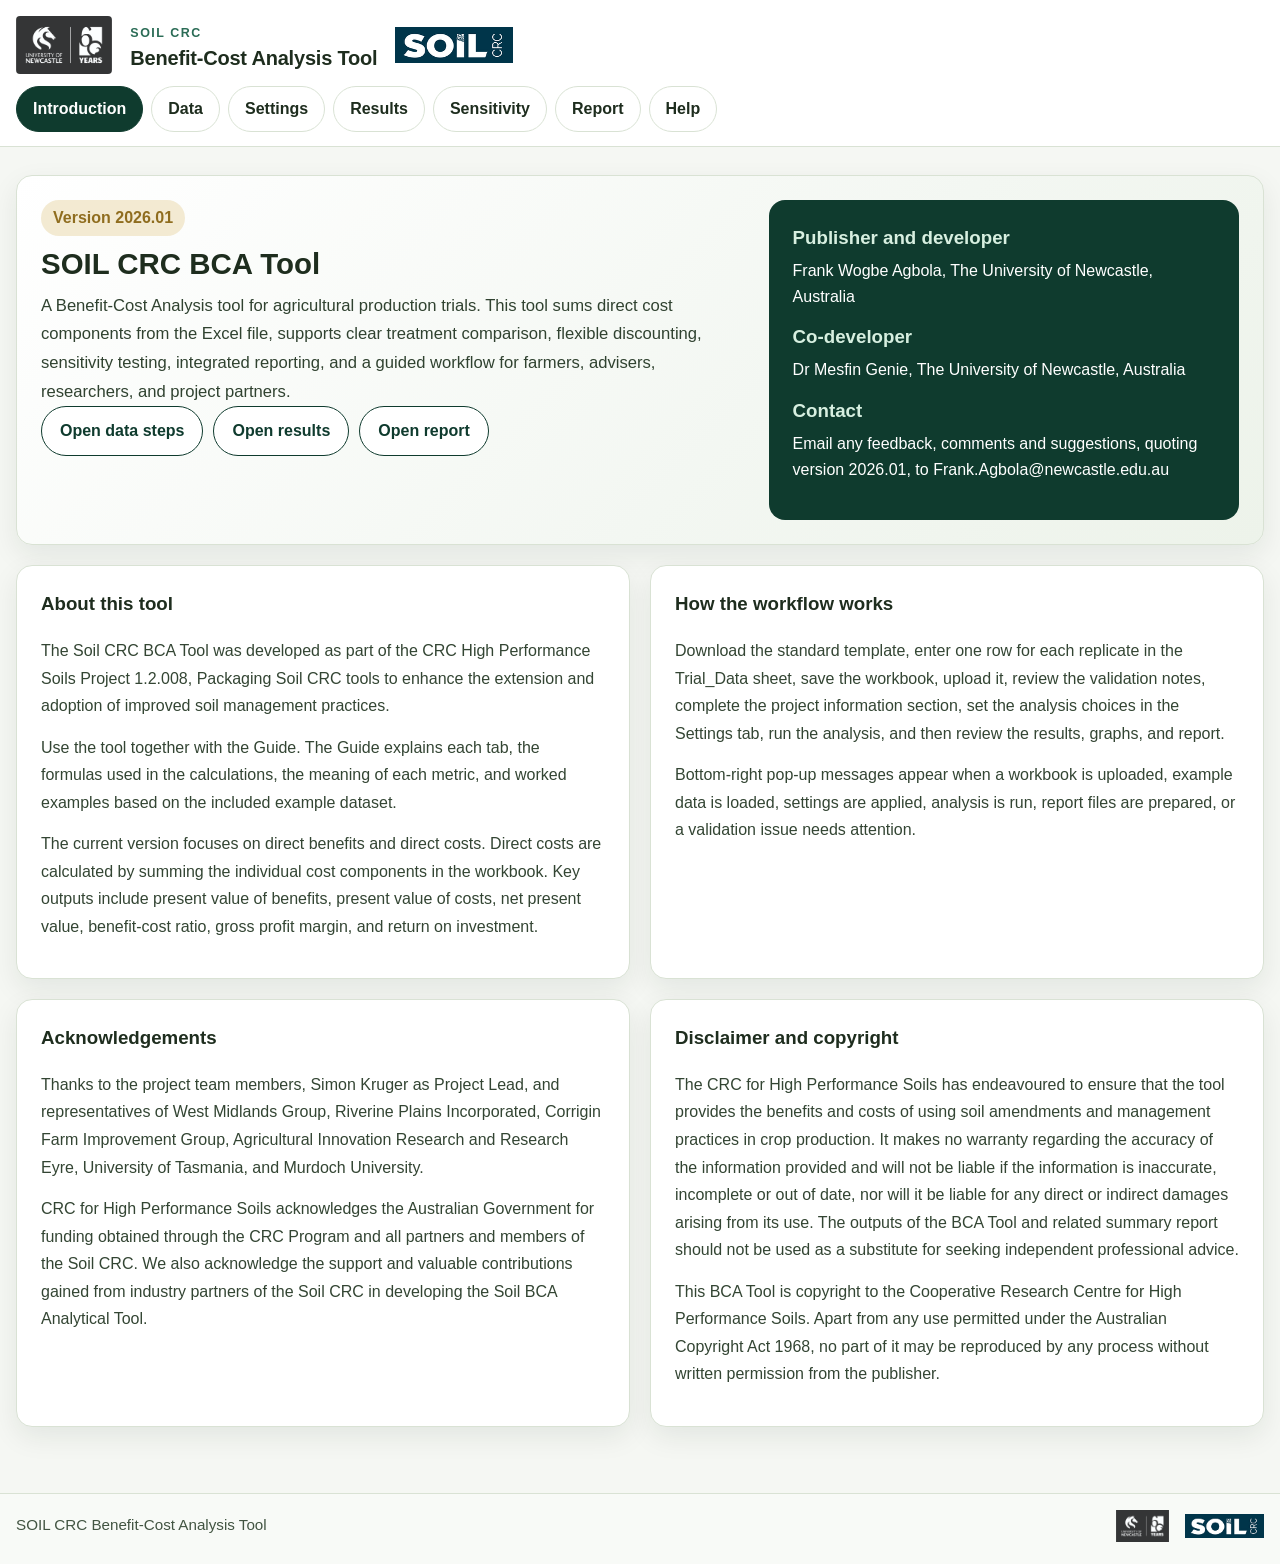
<file: index.html>
<!doctype html>
<html lang="en">
<head>
  <meta charset="utf-8" />
  <meta name="viewport" content="width=device-width, initial-scale=1" />
  <title>SOIL CRC Benefit-Cost Analysis Tool</title>
  <link rel="stylesheet" href="styles.css" />
</head>
<body>
  <div class="toast-stack" id="toastStack" aria-live="polite" aria-atomic="true"></div>

  <header class="site-header">
    <div class="container header-shell">
      <div class="brand-wrap">
        <img src="logo_university_newcastle.jpg" alt="University of Newcastle logo" class="brand-logo brand-logo-uon">
        <div class="brand-copy">
          <div class="eyebrow">SOIL CRC</div>
          <h1>Benefit-Cost Analysis Tool</h1>
        </div>
        <img src="logo_soil_crc.png" alt="SOIL CRC logo" class="brand-logo brand-logo-soil">
      </div>
    </div>
    <nav class="container tabs" aria-label="Primary tabs">
      <button class="tab active" data-tab="intro">Introduction</button>
      <button class="tab" data-tab="data">Data</button>
      <button class="tab" data-tab="settings">Settings</button>
      <button class="tab" data-tab="results">Results</button>
      <button class="tab" data-tab="sensitivity">Sensitivity</button>
      <button class="tab" data-tab="report">Report</button>
      <button class="tab" data-tab="help">Help</button>
    </nav>
  </header>

  <main class="container main-area">
    <section id="tab-intro" class="panel active">
      <div class="hero card intro-hero">
        <div class="hero-left">
          <div class="hero-badge">Version 2026.01</div>
          <h2>SOIL CRC BCA Tool</h2>
          <p class="lead">A Benefit-Cost Analysis tool for agricultural production trials. This tool sums direct cost components from the Excel file, supports clear treatment comparison, flexible discounting, sensitivity testing, integrated reporting, and a guided workflow for farmers, advisers, researchers, and project partners.</p>
          <div class="hero-actions">
            <button class="btn btn-ghost jump" data-target="data" type="button">Open data steps</button>
            <button class="btn btn-ghost jump" data-target="results" type="button">Open results</button>
            <button class="btn btn-ghost jump" data-target="report" type="button">Open report</button>
          </div>
        </div>
        <div class="hero-right">
          <div class="cover-panel">
            <h3>Publisher and developer</h3>
            <p>Frank Wogbe Agbola, The University of Newcastle, Australia</p>
            <h3>Co-developer</h3>
            <p>Dr Mesfin Genie, The University of Newcastle, Australia</p>
            <h3>Contact</h3>
            <p>Email any feedback, comments and suggestions, quoting version 2026.01, to Frank.Agbola@newcastle.edu.au</p>
          </div>
        </div>
      </div>

      <div class="grid two">
        <article class="card prose">
          <h3>About this tool</h3>
          <p>The Soil CRC BCA Tool was developed as part of the CRC High Performance Soils Project 1.2.008, Packaging Soil CRC tools to enhance the extension and adoption of improved soil management practices.</p>
          <p>Use the tool together with the Guide. The Guide explains each tab, the formulas used in the calculations, the meaning of each metric, and worked examples based on the included example dataset.</p>
          <p>The current version focuses on direct benefits and direct costs. Direct costs are calculated by summing the individual cost components in the workbook. Key outputs include present value of benefits, present value of costs, net present value, benefit-cost ratio, gross profit margin, and return on investment.</p>
        </article>
        <article class="card prose">
          <h3>How the workflow works</h3>
          <p>Download the standard template, enter one row for each replicate in the Trial_Data sheet, save the workbook, upload it, review the validation notes, complete the project information section, set the analysis choices in the Settings tab, run the analysis, and then review the results, graphs, and report.</p>
          <p>Bottom-right pop-up messages appear when a workbook is uploaded, example data is loaded, settings are applied, analysis is run, report files are prepared, or a validation issue needs attention.</p>
        </article>
      </div>

      <div class="grid two">
        <article class="card prose">
          <h3>Acknowledgements</h3>
          <p>Thanks to the project team members, Simon Kruger as Project Lead, and representatives of West Midlands Group, Riverine Plains Incorporated, Corrigin Farm Improvement Group, Agricultural Innovation Research and Research Eyre, University of Tasmania, and Murdoch University.</p>
          <p>CRC for High Performance Soils acknowledges the Australian Government for funding obtained through the CRC Program and all partners and members of the Soil CRC. We also acknowledge the support and valuable contributions gained from industry partners of the Soil CRC in developing the Soil BCA Analytical Tool.</p>
        </article>
        <article class="card prose">
          <h3>Disclaimer and copyright</h3>
          <p>The CRC for High Performance Soils has endeavoured to ensure that the tool provides the benefits and costs of using soil amendments and management practices in crop production. It makes no warranty regarding the accuracy of the information provided and will not be liable if the information is inaccurate, incomplete or out of date, nor will it be liable for any direct or indirect damages arising from its use. The outputs of the BCA Tool and related summary report should not be used as a substitute for seeking independent professional advice.</p>
          <p>This BCA Tool is copyright to the Cooperative Research Centre for High Performance Soils. Apart from any use permitted under the Australian Copyright Act 1968, no part of it may be reproduced by any process without written permission from the publisher.</p>
        </article>
      </div>
    </section>

    <section id="tab-data" class="panel">
      <div class="card">
        <div class="section-head">
          <div>
            <h2>Data upload and project information</h2>
            <p class="subtle">Complete these steps in sequence. The same project information is used at the beginning of the report.</p>
          </div>
          <div class="section-actions">
            <a class="btn btn-ghost" href="soil_crc_bca_template.xlsx" download id="downloadTemplateBtn" title="Download the standard Excel template">Download template</a>
            <button class="btn" id="openUploadBtn" type="button" title="Upload a completed Excel workbook">Upload workbook</button>
            <button class="btn btn-ghost" id="loadExampleBtn" type="button" title="Load the included sample workbook and pre-fill the tool">Load sample data</button>
            <input id="fileInput" type="file" accept=".xlsx" hidden />
          </div>
        </div>

        <div class="grid four step-grid">
          <div class="step card soft"><span class="step-no">1</span><h3>Download the template</h3><p>Use the official Excel file supplied with this tool. It contains the Trial_Data sheet and a data dictionary sheet to help with data entry.</p></div>
          <div class="step card soft"><span class="step-no">2</span><h3>Fill one row per replicate</h3><p>Each replicate should have its own row. Keep amendment names and treatment IDs consistent across replicates. The control is identified from the control treatment row in the workbook.</p></div>
          <div class="step card soft"><span class="step-no">3</span><h3>Save and upload</h3><p>Save the completed file before uploading it back into the tool. This helps avoid incomplete workbook errors.</p></div>
          <div class="step card soft"><span class="step-no">4</span><h3>Complete project details</h3><p>Enter the project details below so they can appear in the report and in the Word or PDF-ready export.</p></div>
        </div>

        <div class="upload-box">
          <button class="upload-tile" id="uploadTile" type="button" title="Click to upload your completed Excel workbook">
            <strong>Upload completed workbook</strong>
            <span>Click to choose the Excel workbook you have completed.</span>
          </button>
          <div id="uploadStatus" class="status neutral">No workbook uploaded yet.</div>
        </div>
      </div>

      <div class="grid two">
        <article class="card">
          <h3>Workbook summary</h3>
          <div class="metrics-grid mini">
            <div class="metric"><span>Workbook</span><strong id="workbookName">-</strong></div>
            <div class="metric"><span>Sheet used</span><strong id="sheetName">-</strong></div>
            <div class="metric"><span>Rows</span><strong id="rowsCount">-</strong></div>
            <div class="metric"><span>Treatments</span><strong id="treatmentsCount">-</strong></div>
            <div class="metric"><span>Control rows</span><strong id="controlsCount">-</strong></div>
            <div class="metric"><span>Rows with yield</span><strong id="yieldCount">-</strong></div>
          </div>
          <div id="validationBox" class="message info">Upload a workbook to see validation messages.</div>
        </article>
        <article class="card prose">
          <h3>What the tool checks</h3>
          <p><span class="tip" data-tip="The worksheet should follow the standard Trial_Data layout.">Template structure</span> The workbook should contain the standard Trial_Data layout.</p>
          <p><span class="tip" data-tip="Treatment names should be consistent across replicate rows for the same treatment.">Treatment consistency</span> Treatment names, IDs, and control flags should be clearly and consistently populated.</p>
          <p><span class="tip" data-tip="The tool uses the main direct cost components reported in the workbook, such as seed, total labour, total machinery, fertiliser, pesticides, fuel, marketing, repairs and maintenance, support services, electricity, water, insurance services, overheads, interest paid on loans, structure maintenance, and other costs.">Costs and yield</span> Yield and direct cost values should be provided as numeric entries where applicable and on a hectare basis.</p>
          <p><span class="tip" data-tip="A control is needed so the tool can compare treatments against a reference practice.">Control rows</span> At least one control row must be included for the control treatment.</p>
        </article>
      </div>

      <div class="card">
        <div class="section-head">
          <div>
            <h3>Project details for the report</h3>
            <p class="subtle">These fields are shown at the beginning of the report and help tailor the narrative to the project.</p>
          </div>
        </div>
        <div class="form-grid wide-grid">
          <label><span>Name of project</span><input id="projectName" type="text" placeholder="Enter the project name" /></label>
          <label><span>Name of collaborators</span><input id="collaborators" type="text" placeholder="Enter the collaborators or project team" /></label>
          <label><span>Funding agency</span><input id="fundingAgency" type="text" placeholder="Enter the funding agency" /></label>
          <label class="full"><span>Project summary (up to 100 words)</span><textarea id="projectSummary" rows="4" maxlength="800" placeholder="Summarise the project purpose, trial focus, and intended use of the results."></textarea></label>
          <label class="full"><span>Brief description of methodology of project (site description, duration of project or field trial, agronomic and management practices, up to 200 words)</span><textarea id="projectMethodology" rows="6" maxlength="1600" placeholder="Describe the trial site, duration, treatments, agronomic management, and other practical details that should appear in the report."></textarea></label>
        </div>
      </div>

      <div class="card">
        <div class="section-head">
          <div>
            <h3>Data preview</h3>
            <p class="subtle">The first cleaned rows from the uploaded workbook are shown below.</p>
          </div>
          <div class="section-actions">
            <button class="btn btn-ghost" id="downloadCsvBtn" type="button" disabled title="Download the cleaned data used by the tool as a CSV file">Download cleaned CSV</button>
          </div>
        </div>
        <div class="table-wrap"><table id="previewTable"><thead></thead><tbody></tbody></table></div>
      </div>
    </section>

    <section id="tab-settings" class="panel">
      <div class="grid two">
        <div class="card">
          <h2>Settings</h2>
          <div class="form-grid">
            <label><span>Grain price ($ per tonne)</span><input id="grainPrice" type="number" value="500" step="0.01" /></label>
            <label><span>Analysis period (years)</span><input id="analysisYears" type="number" value="10" min="1" step="1" /></label>
            <label><span>Discounting mode</span><select id="discountMode"><option value="constant">Constant rate</option><option value="increasing">Increasing rate</option><option value="declining">Declining rate</option></select></label>
            <label><span>Initial annual discount rate (%)</span><input id="discountInitial" type="number" value="5" step="0.1" /></label>
            <label><span>Later annual discount rate (%)</span><input id="discountLater" type="number" value="3" step="0.1" /></label>
            <label><span>Switch year</span><input id="discountSwitchYear" type="number" value="5" min="1" step="1" /></label>
          </div>
          <div class="settings-actions">
            <button class="btn" id="applySettingsBtn" type="button" title="Apply the current analysis settings and update the tool">Apply settings</button>
          </div>
          <div id="settingsStatus" class="message info" aria-live="polite">Current settings are shown above. Click Apply settings to confirm and refresh the analysis.</div>
        </div>
        <div class="card prose">
          <h3>How discounting is applied</h3>
          <p><span class="tip" data-tip="A constant rate uses the same annual discount rate for every year in the analysis period.">Constant rate</span> The same discount rate is used for every year.</p>
          <p><span class="tip" data-tip="An increasing schedule applies the initial rate up to the switch year and the later rate after that point.">Increasing rate</span> The initial rate applies up to the switch year, after which the later rate comes into effect.</p>
          <p><span class="tip" data-tip="A declining schedule also uses the switch year, but the later rate is lower than the initial rate.">Declining rate</span> The initial rate applies up to the switch year, after which the later rate comes into effect.</p>
          <div class="logic-box" id="discountLabelBox">The active discount schedule will be shown here after analysis is run.</div>
        </div>
      </div>
    </section>

    <section id="tab-results" class="panel">
      <div class="card">
        <div class="section-head">
          <div>
            <h2>Results</h2>
            <p class="subtle">Choose the comparison mode, then run the analysis. The full table below reports all treatment results.</p>
          </div>
          <div class="section-actions">
            <button class="btn" id="runBtn" type="button" title="Calculate rankings, comparisons and headline metrics">Run Benefit-Cost Analysis</button>
            <button class="btn btn-ghost jump" data-target="report" id="reportAllBtn" type="button" title="Open the report tab with all treatment results">Report all treatment results</button>
          </div>
        </div>
        <div class="mode-row">
          <label><input type="radio" name="compareMode" value="control" checked /> Compare selected treatment against control</label>
          <label><input type="radio" name="compareMode" value="side" /> Compare two treatments side by side</label>
        </div>
        <div id="compareControlPanel" class="selector-grid">
          <label><span>Reference control</span><select id="controlSelect"></select></label>
          <label><span>Treatment to compare</span><select id="treatmentSelect"></select></label>
        </div>
        <div id="compareSidePanel" class="selector-grid hidden">
          <label><span>First treatment</span><select id="sideTreatmentA"></select></label>
          <label><span>Second treatment</span><select id="sideTreatmentB"></select></label>
        </div>
        <div id="sameTreatmentWarning" class="message warning hidden">Please choose two different treatments for side by side comparison.</div>
      </div>

      <div class="grid three results-grid">
        <div class="card metric-card"><span>Present value of benefits</span><strong id="pvBenefits">-</strong></div>
        <div class="card metric-card"><span>Present value of costs</span><strong id="pvCosts">-</strong></div>
        <div class="card metric-card"><span>Net present value</span><strong id="npvValue">-</strong></div>
        <div class="card metric-card"><span>Benefit-cost ratio</span><strong id="bcrValue">-</strong></div>
        <div class="card metric-card"><span>Gross profit margin</span><strong id="gpmValue">-</strong></div>
        <div class="card metric-card"><span>Return on investment</span><strong id="roiValue">-</strong></div>
        <div class="card metric-card"><span>Difference versus control</span><strong id="deltaValue">-</strong></div>
      </div>

      <div class="grid two">
        <div class="card"><h3>Headline interpretation</h3><p id="headlineSummary" class="summary-box">Upload data and run the analysis to view the headline interpretation.</p></div>
        <div class="card"><h3>Comparison details</h3><div class="table-wrap compact"><div id="comparisonDetails"></div></div></div>
      </div>

      <div class="card">
        <h3>Treatment ranking</h3>
        <div class="table-wrap compact"><table id="rankingTable"><thead><tr><th>Rank</th><th>Treatment</th><th>Average yield (t/ha)</th><th>Average direct costs ($/ha)</th><th>PV benefits ($/ha)</th><th>PV costs ($/ha)</th><th>NPV ($/ha)</th><th>BCR</th><th>Gross profit margin (%)</th><th>ROI (%)</th><th>Difference versus control ($/ha)</th></tr></thead><tbody></tbody></table></div>
      </div>

      <div class="grid two chart-grid">
        <div class="card"><h3>BCR graph</h3><div id="chartBcr" class="chart-box"></div></div>
        <div class="card"><h3>NPV graph</h3><div id="chartNpv" class="chart-box"></div></div>
        <div class="card"><h3>NPV difference from control</h3><div id="chartDelta" class="chart-box"></div></div>
        <div class="card"><h3>Gross profit margin graph</h3><div id="chartGpm" class="chart-box"></div></div>
        <div class="card"><h3>ROI graph</h3><div id="chartRoi" class="chart-box"></div></div>
      </div>
    </section>

    <section id="tab-sensitivity" class="panel">
      <div class="card">
        <div class="section-head">
          <div>
            <h2>Sensitivity analysis</h2>
            <p class="subtle">Enter alternative values directly to test how the selected treatment responds.</p>
          </div>
          <div class="section-actions"><button class="btn" id="runSensitivityBtn" type="button">Update sensitivity</button></div>
        </div>
        <div class="table-wrap">
          <table class="settings-table">
            <thead><tr><th>Scenario</th><th>Discount rate (%)</th><th>Grain price ($/t)</th><th>Benefits change (%)</th><th>Costs change (%)</th></tr></thead>
            <tbody>
              <tr><td>Scenario 1</td><td><input id="s1Rate" type="number" value="3" step="0.1" /></td><td><input id="s1Price" type="number" value="500" step="0.01" /></td><td><input id="s1Benefit" type="number" value="0" step="0.1" /></td><td><input id="s1Cost" type="number" value="0" step="0.1" /></td></tr>
              <tr><td>Scenario 2</td><td><input id="s2Rate" type="number" value="5" step="0.1" /></td><td><input id="s2Price" type="number" value="550" step="0.01" /></td><td><input id="s2Benefit" type="number" value="10" step="0.1" /></td><td><input id="s2Cost" type="number" value="10" step="0.1" /></td></tr>
              <tr><td>Scenario 3</td><td><input id="s3Rate" type="number" value="7" step="0.1" /></td><td><input id="s3Price" type="number" value="450" step="0.01" /></td><td><input id="s3Benefit" type="number" value="-10" step="0.1" /></td><td><input id="s3Cost" type="number" value="15" step="0.1" /></td></tr>
            </tbody>
          </table>
        </div>
      </div>
      <div class="card">
        <div class="table-wrap compact"><table id="sensitivityTable"><thead><tr><th>Scenario</th><th>Discount rate (%)</th><th>Grain price ($/t)</th><th>Benefits change (%)</th><th>Costs change (%)</th><th>PV benefits ($/ha)</th><th>PV costs ($/ha)</th><th>NPV ($/ha)</th><th>BCR</th><th>Gross profit margin (%)</th></tr></thead><tbody></tbody></table></div>
      </div>
    </section>

    <section id="tab-report" class="panel">
      <div class="grid two">
        <div class="card prose">
          <div class="section-head">
            <div>
              <h2>Report</h2>
              <p class="subtle">Part A reproduces the project information you entered in the Data tab. Part B combines the analysis with a narrative summary.</p>
            </div>
            <div class="section-actions">
              <button class="btn" id="downloadWordBtn" type="button">Download Word report</button>
              <button class="btn btn-ghost" id="openPdfReportBtn" type="button">Open PDF-ready report</button>
            </div>
          </div>
          <h3>Part A: Project summary</h3>
          <div id="reportProjectSummary" class="report-summary-box"></div>
        </div>
        <div class="card prose">
          <h3>Part B: Summary source</h3>
          <div class="form-grid single-grid report-form-grid">
            <label><span>AI access</span>
              <select id="aiAccessSelect">
                <option value="none">I do not have access to ChatGPT or Copilot</option>
                <option value="chatgpt">I have access to ChatGPT</option>
                <option value="copilot">I have access to Copilot</option>
              </select>
            </label>
            <label><span>Include logos at the bottom of the report</span>
              <select id="includeReportLogos">
                <option value="yes">Yes</option>
                <option value="no">No</option>
              </select>
            </label>
          </div>
          <p class="subtle">If you use ChatGPT or Copilot, open the prepared prompt, generate the narrative, then paste it back into the box below. If you do not have access, the tool can generate a local draft summary inside the report.</p>
          <div class="section-actions">
            <button class="btn" id="openChatGPTBtn" type="button">Open in ChatGPT</button>
            <button class="btn btn-ghost" id="openCopilotBtn" type="button">Open in Copilot</button>
            <button class="btn btn-ghost" id="copyPromptBtn" type="button">Copy prompt</button>
            <button class="btn btn-ghost" id="generateLocalSummaryBtn" type="button">Generate local summary</button>
            <button class="btn btn-ghost" id="refreshReportBtn" type="button">Refresh report preview</button>
          </div>
          <label class="full"><span>AI or local summary to include in the report</span><textarea id="reportNarrative" class="prompt-box" rows="14" spellcheck="true" placeholder="Paste the ChatGPT or Copilot summary here, or click Generate local summary."></textarea></label>
          <details>
            <summary>Prepared prompt</summary>
            <textarea id="aiPromptPreview" class="prompt-box prompt-small" spellcheck="false"></textarea>
          </details>
        </div>
      </div>

      <div class="card prose">
        <h3>Report preview</h3>
        <div id="reportPreview" class="report-preview"></div>
      </div>
    </section>

    <section id="tab-help" class="panel">
      <div class="card prose">
        <div class="section-head">
          <div>
            <h2>Help and FAQ</h2>
            <p class="subtle">Practical help for farmers, advisers, and other users.</p>
          </div>
          <div class="section-actions">
            <button class="btn" id="openGuideBtn" type="button" title="Open the full user guide in a new window">Open full guide</button>
          </div>
        </div>
        <details open><summary>Why are my results missing?</summary><p>Results usually remain empty when no workbook has been uploaded, when no control rows are present, or when yield and direct cost values are missing for the selected treatments.</p></details>
        <details><summary>Why is the ranking table empty?</summary><p>The ranking table is filled after you upload a workbook and click Run Benefit-Cost Analysis in the Results tab.</p></details>
        <details><summary>How should I structure the uploaded workbook?</summary><p>Use the standard template from this tool. Enter one row per replicate in the Trial_Data sheet. Keep treatment names consistent and save the file before uploading it back into the tool.</p></details>
        <details><summary>How are direct costs calculated?</summary><p>The tool sums the individual cost components in each replicate row directly from the workbook, including seed, cost of amendment where provided, labour, machinery, fertiliser, pesticides, fuel, marketing, repairs, support services, electricity, water, insurance, overheads, interest paid on loans, structure maintenance, and other direct costs. The reported total farm cost column is shown in the workbook for reference only.</p></details>
        <details><summary>What do the outputs mean?</summary><p>Net present value shows benefits minus costs after discounting. Benefit-cost ratio compares discounted benefits with discounted costs. Gross profit margin shows the share of discounted benefits remaining after discounted costs are deducted. Return on investment shows net gains relative to discounted costs.</p></details>
        <details><summary>How do the two comparison modes differ?</summary><p>The first mode compares a selected treatment against the control. The second mode compares any two treatments side by side. A warning appears if the same treatment is selected twice.</p></details>
      </div>
    </section>
  </main>

  <footer class="site-footer">
    <div class="container footer-row">
      <div>SOIL CRC Benefit-Cost Analysis Tool</div>
      <div class="footer-logos">
        <img src="logo_university_newcastle.jpg" alt="" class="footer-logo footer-logo-uon">
        <img src="logo_soil_crc.png" alt="" class="footer-logo footer-logo-soil">
      </div>
    </div>
  </footer>

  <script src="app.js"></script>
</body>
</html>
</file>
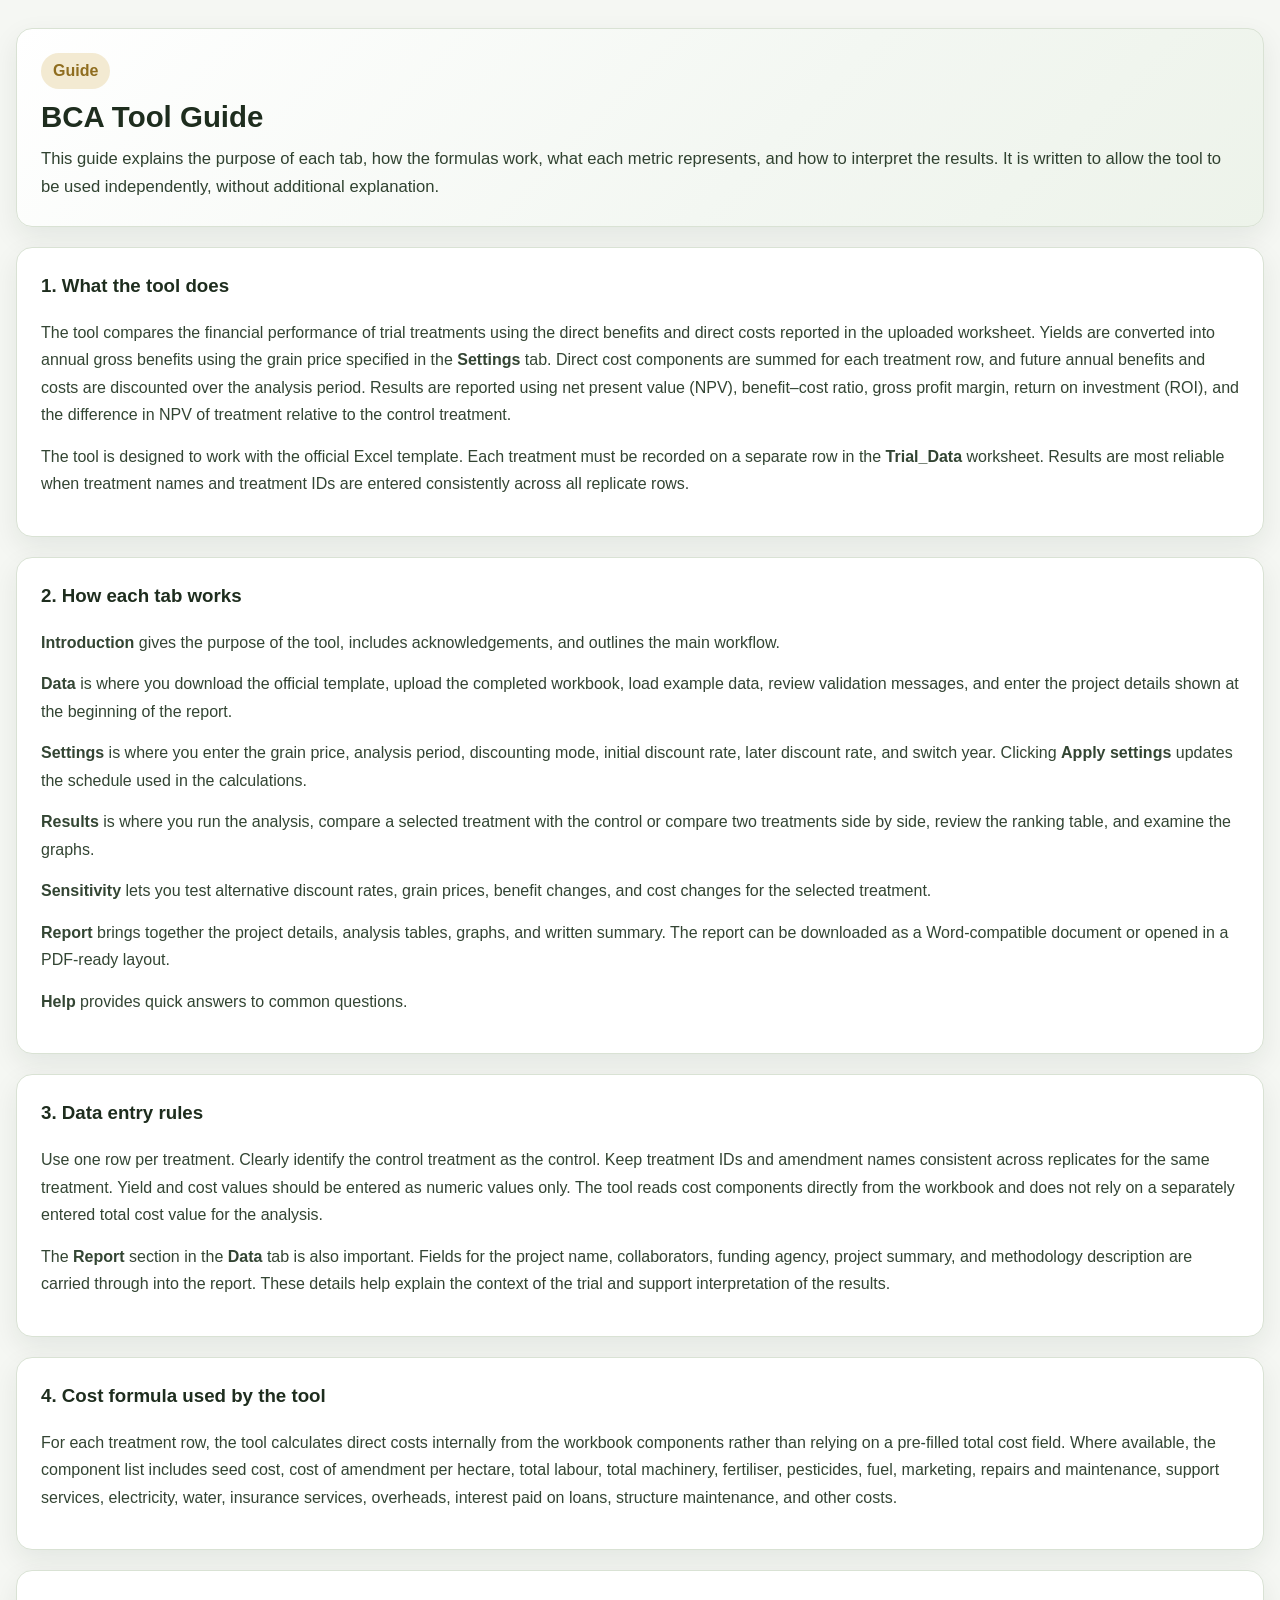
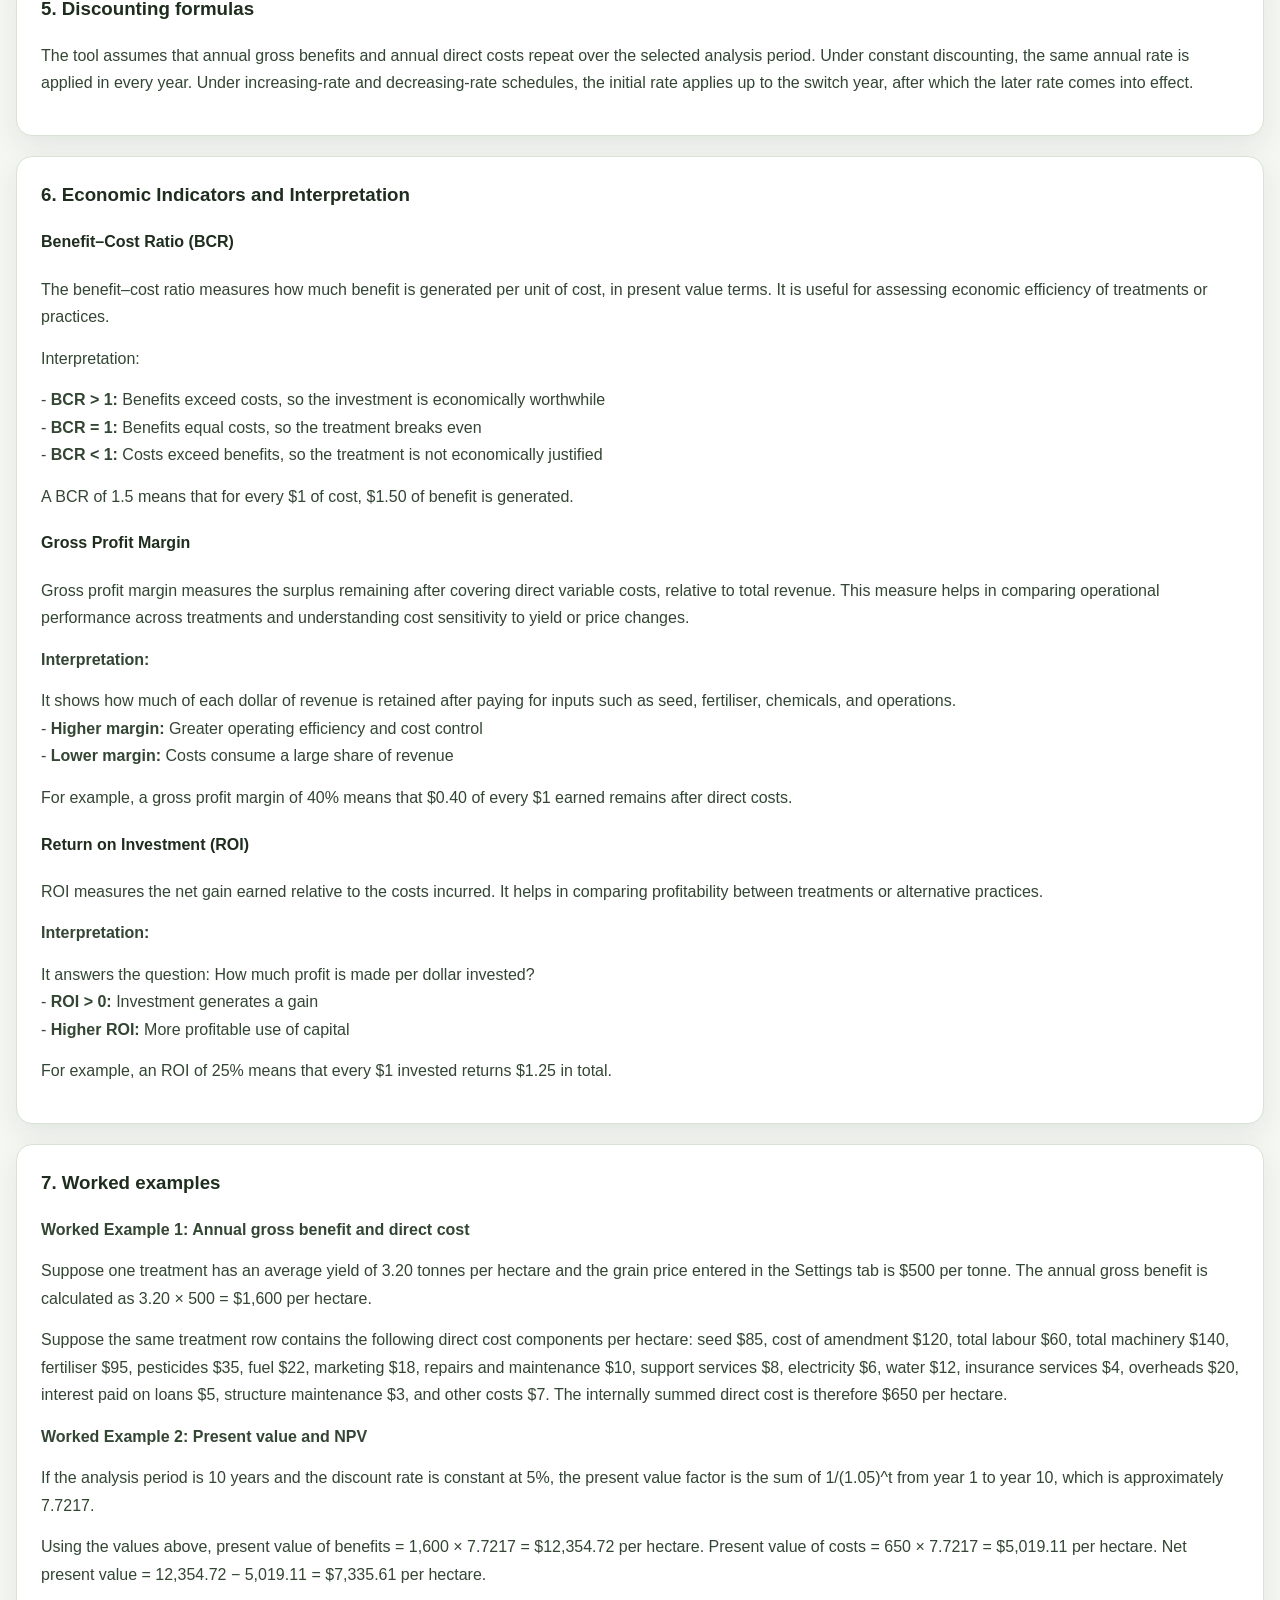
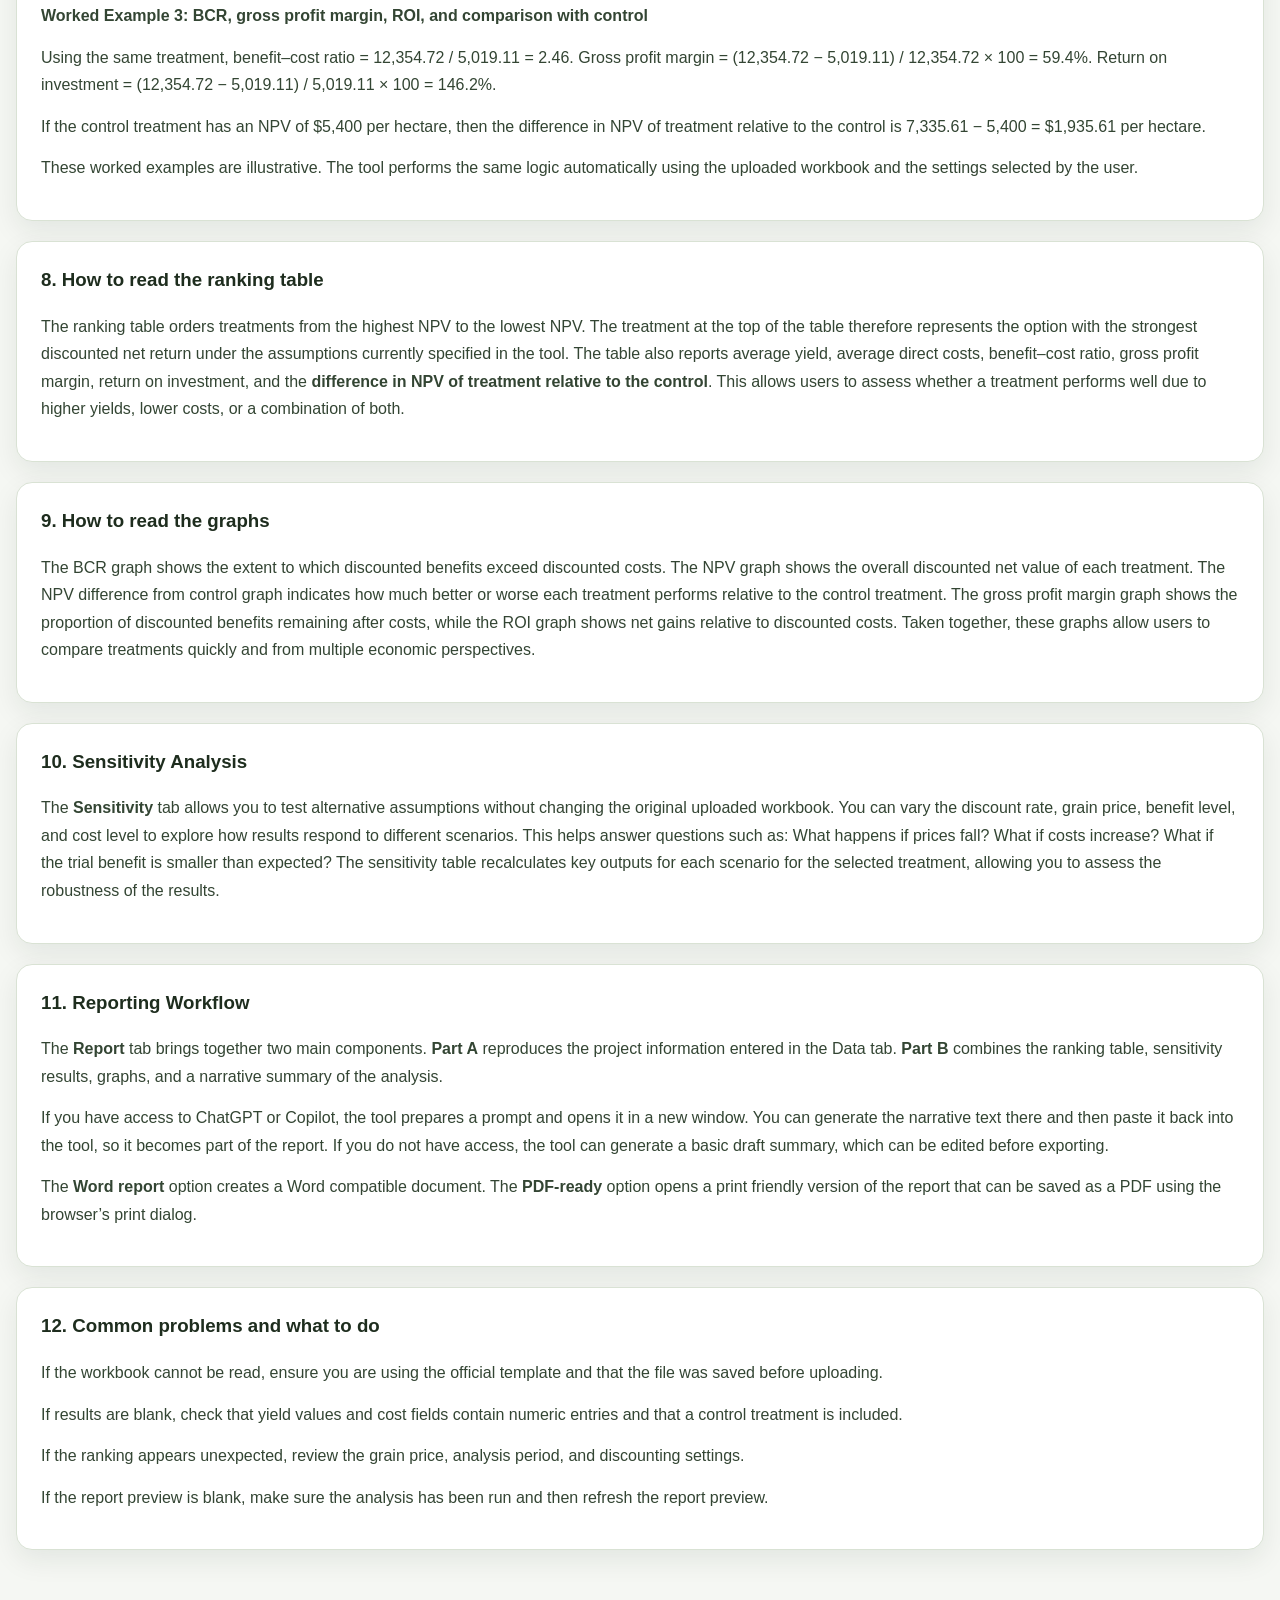
<file: guide.html>
<!doctype html>
<html lang="en">
<head>
  <meta charset="utf-8">
  <meta name="viewport" content="width=device-width, initial-scale=1">
  <title>BCA Tool Guide</title>
  <link rel="stylesheet" href="styles.css">
</head>
<body class="guide-page">
  <main class="container main-area">
    <section class="card hero">
      <div>
        <div class="hero-badge">Guide</div>
        <h2>BCA Tool Guide</h2>
        <p class="lead">This guide explains the purpose of each tab, how the formulas work, what each metric represents, and how to interpret the results. It is written to allow the tool to be used independently, without additional explanation.</p>
      </div>
    </section>

    <section class="card prose">
      <h3>1. What the tool does</h3>
      <p>The tool compares the financial performance of trial treatments using the direct benefits and direct costs reported in the uploaded worksheet. Yields are converted into annual gross benefits using the grain price specified in the <strong>Settings</strong> tab. Direct cost components are summed for each treatment row, and future annual benefits and costs are discounted over the analysis period. Results are reported using net present value (NPV), benefit–cost ratio, gross profit margin, return on investment (ROI), and the difference in NPV of treatment relative to the control treatment.</p>
      <p>The tool is designed to work with the official Excel template. Each treatment must be recorded on a separate row in the <strong>Trial_Data</strong> worksheet. Results are most reliable when treatment names and treatment IDs are entered consistently across all replicate rows.</p>
    </section>

    <section class="card prose">
      <h3>2. How each tab works</h3>
      <p><strong>Introduction</strong> gives the purpose of the tool, includes acknowledgements, and outlines the main workflow.</p>
      <p><strong>Data</strong> is where you download the official template, upload the completed workbook, load example data, review validation messages, and enter the project details shown at the beginning of the report.</p>
      <p><strong>Settings</strong> is where you enter the grain price, analysis period, discounting mode, initial discount rate, later discount rate, and switch year. Clicking <strong>Apply settings</strong> updates the schedule used in the calculations.</p>
      <p><strong>Results</strong> is where you run the analysis, compare a selected treatment with the control or compare two treatments side by side, review the ranking table, and examine the graphs.</p>
      <p><strong>Sensitivity</strong> lets you test alternative discount rates, grain prices, benefit changes, and cost changes for the selected treatment.</p>
      <p><strong>Report</strong> brings together the project details, analysis tables, graphs, and written summary. The report can be downloaded as a Word-compatible document or opened in a PDF-ready layout.</p>
      <p><strong>Help</strong> provides quick answers to common questions.</p>
    </section>

    <section class="card prose">
      <h3>3. Data entry rules</h3>
      <p>Use one row per treatment. Clearly identify the control treatment as the control. Keep treatment IDs and amendment names consistent across replicates for the same treatment. Yield and cost values should be entered as numeric values only. The tool reads cost components directly from the workbook and does not rely on a separately entered total cost value for the analysis.</p>
      <p>The <strong>Report</strong> section in the <strong>Data</strong> tab is also important. Fields for the project name, collaborators, funding agency, project summary, and methodology description are carried through into the report. These details help explain the context of the trial and support interpretation of the results.</p>
    </section>

    <section class="card prose">
      <h3>4. Cost formula used by the tool</h3>
      <p>For each treatment row, the tool calculates direct costs internally from the workbook components rather than relying on a pre-filled total cost field. Where available, the component list includes seed cost, cost of amendment per hectare, total labour, total machinery, fertiliser, pesticides, fuel, marketing, repairs and maintenance, support services, electricity, water, insurance services, overheads, interest paid on loans, structure maintenance, and other costs.</p>
    </section>

    <section class="card prose">
      <h3>5. Discounting formulas</h3>
      <p>The tool assumes that annual gross benefits and annual direct costs repeat over the selected analysis period. Under constant discounting, the same annual rate is applied in every year. Under increasing-rate and decreasing-rate schedules, the initial rate applies up to the switch year, after which the later rate comes into effect.</p>
    </section>

    <section class="card prose">
      <h3>6. Economic Indicators and Interpretation</h3>
      <h4>Benefit–Cost Ratio (BCR)</h4>
      <p>The benefit–cost ratio measures how much benefit is generated per unit of cost, in present value terms. It is useful for assessing economic efficiency of treatments or practices.</p>
      <p>Interpretation:</p>
      <p>- <strong>BCR &gt; 1:</strong> Benefits exceed costs, so the investment is economically worthwhile<br>
      - <strong>BCR = 1:</strong> Benefits equal costs, so the treatment breaks even<br>
      - <strong>BCR &lt; 1:</strong> Costs exceed benefits, so the treatment is not economically justified</p>
      <p>A BCR of 1.5 means that for every $1 of cost, $1.50 of benefit is generated.</p>

      <h4>Gross Profit Margin</h4>
      <p>Gross profit margin measures the surplus remaining after covering direct variable costs, relative to total revenue. This measure helps in comparing operational performance across treatments and understanding cost sensitivity to yield or price changes.</p>
      <p><strong>Interpretation:</strong></p>
      <p>It shows how much of each dollar of revenue is retained after paying for inputs such as seed, fertiliser, chemicals, and operations.<br>
      - <strong>Higher margin:</strong> Greater operating efficiency and cost control<br>
      - <strong>Lower margin:</strong> Costs consume a large share of revenue</p>
      <p>For example, a gross profit margin of 40% means that $0.40 of every $1 earned remains after direct costs.</p>

      <h4>Return on Investment (ROI)</h4>
      <p>ROI measures the net gain earned relative to the costs incurred. It helps in comparing profitability between treatments or alternative practices.</p>
      <p><strong>Interpretation:</strong></p>
      <p>It answers the question: How much profit is made per dollar invested?<br>
      - <strong>ROI &gt; 0:</strong> Investment generates a gain<br>
      - <strong>Higher ROI:</strong> More profitable use of capital</p>
      <p>For example, an ROI of 25% means that every $1 invested returns $1.25 in total.</p>
    </section>

    <section class="card prose">
      <h3>7. Worked examples</h3>
      <p><strong>Worked Example 1: Annual gross benefit and direct cost</strong></p>
      <p>Suppose one treatment has an average yield of 3.20 tonnes per hectare and the grain price entered in the Settings tab is $500 per tonne. The annual gross benefit is calculated as 3.20 × 500 = $1,600 per hectare.</p>
      <p>Suppose the same treatment row contains the following direct cost components per hectare: seed $85, cost of amendment $120, total labour $60, total machinery $140, fertiliser $95, pesticides $35, fuel $22, marketing $18, repairs and maintenance $10, support services $8, electricity $6, water $12, insurance services $4, overheads $20, interest paid on loans $5, structure maintenance $3, and other costs $7. The internally summed direct cost is therefore $650 per hectare.</p>
      <p><strong>Worked Example 2: Present value and NPV</strong></p>
      <p>If the analysis period is 10 years and the discount rate is constant at 5%, the present value factor is the sum of 1/(1.05)^t from year 1 to year 10, which is approximately 7.7217.</p>
      <p>Using the values above, present value of benefits = 1,600 × 7.7217 = $12,354.72 per hectare. Present value of costs = 650 × 7.7217 = $5,019.11 per hectare. Net present value = 12,354.72 − 5,019.11 = $7,335.61 per hectare.</p>
      <p><strong>Worked Example 3: BCR, gross profit margin, ROI, and comparison with control</strong></p>
      <p>Using the same treatment, benefit–cost ratio = 12,354.72 / 5,019.11 = 2.46. Gross profit margin = (12,354.72 − 5,019.11) / 12,354.72 × 100 = 59.4%. Return on investment = (12,354.72 − 5,019.11) / 5,019.11 × 100 = 146.2%.</p>
      <p>If the control treatment has an NPV of $5,400 per hectare, then the difference in NPV of treatment relative to the control is 7,335.61 − 5,400 = $1,935.61 per hectare.</p>
      <p>These worked examples are illustrative. The tool performs the same logic automatically using the uploaded workbook and the settings selected by the user.</p>
    </section>

    <section class="card prose">
      <h3>8. How to read the ranking table</h3>
      <p>The ranking table orders treatments from the highest NPV to the lowest NPV. The treatment at the top of the table therefore represents the option with the strongest discounted net return under the assumptions currently specified in the tool. The table also reports average yield, average direct costs, benefit–cost ratio, gross profit margin, return on investment, and the <strong>difference in NPV of treatment relative to the control</strong>. This allows users to assess whether a treatment performs well due to higher yields, lower costs, or a combination of both.</p>
    </section>

    <section class="card prose">
      <h3>9. How to read the graphs</h3>
      <p>The BCR graph shows the extent to which discounted benefits exceed discounted costs. The NPV graph shows the overall discounted net value of each treatment. The NPV difference from control graph indicates how much better or worse each treatment performs relative to the control treatment. The gross profit margin graph shows the proportion of discounted benefits remaining after costs, while the ROI graph shows net gains relative to discounted costs. Taken together, these graphs allow users to compare treatments quickly and from multiple economic perspectives.</p>
    </section>

    <section class="card prose">
      <h3>10. Sensitivity Analysis</h3>
      <p>The <strong>Sensitivity</strong> tab allows you to test alternative assumptions without changing the original uploaded workbook. You can vary the discount rate, grain price, benefit level, and cost level to explore how results respond to different scenarios. This helps answer questions such as: What happens if prices fall? What if costs increase? What if the trial benefit is smaller than expected? The sensitivity table recalculates key outputs for each scenario for the selected treatment, allowing you to assess the robustness of the results.</p>
    </section>

    <section class="card prose">
      <h3>11. Reporting Workflow</h3>
      <p>The <strong>Report</strong> tab brings together two main components. <strong>Part A</strong> reproduces the project information entered in the Data tab. <strong>Part B</strong> combines the ranking table, sensitivity results, graphs, and a narrative summary of the analysis.</p>
      <p>If you have access to ChatGPT or Copilot, the tool prepares a prompt and opens it in a new window. You can generate the narrative text there and then paste it back into the tool, so it becomes part of the report. If you do not have access, the tool can generate a basic draft summary, which can be edited before exporting.</p>
      <p>The <strong>Word report</strong> option creates a Word compatible document. The <strong>PDF-ready</strong> option opens a print friendly version of the report that can be saved as a PDF using the browser’s print dialog.</p>
    </section>

    <section class="card prose">
      <h3>12. Common problems and what to do</h3>
      <p>If the workbook cannot be read, ensure you are using the official template and that the file was saved before uploading.</p>
      <p>If results are blank, check that yield values and cost fields contain numeric entries and that a control treatment is included.</p>
      <p>If the ranking appears unexpected, review the grain price, analysis period, and discounting settings.</p>
      <p>If the report preview is blank, make sure the analysis has been run and then refresh the report preview.</p>
    </section>
  </main>
</body>
</html>
</file>
<file: styles.css>
:root {
  --bg: #f5f7f3;
  --surface: #ffffff;
  --surface-soft: #f0f4ee;
  --surface-alt: #f8faf7;
  --text: #1e2d1e;
  --muted: #516451;
  --line: #d9e2d4;
  --green-900: #0f3b2e;
  --green-800: #1f5c49;
  --green-700: #2b6c56;
  --green-100: #dfeadf;
  --gold-100: #f3ead2;
  --gold-500: #8f6d1f;
  --warning: #8a6500;
  --warning-bg: #fff7dd;
  --info: #225a7a;
  --info-bg: #eef7fb;
  --ok: #235f35;
  --ok-bg: #edf8ef;
  --shadow: 0 10px 28px rgba(10, 38, 20, 0.08);
  --radius: 16px;
}
* { box-sizing: border-box; }
html { scroll-behavior: smooth; }
body {
  margin: 0;
  font-family: Arial, Helvetica, sans-serif;
  color: var(--text);
  background: var(--bg);
  line-height: 1.5;
}
a { color: var(--green-800); text-decoration: none; }
a:hover { text-decoration: underline; }
.container { width: min(1320px, calc(100% - 32px)); margin: 0 auto; }
.site-header {
  position: sticky;
  top: 0;
  z-index: 40;
  background: rgba(255,255,255,0.97);
  border-bottom: 1px solid var(--line);
  backdrop-filter: blur(10px);
}
.header-shell {
  display: flex;
  align-items: center;
  justify-content: space-between;
  gap: 20px;
  padding: 16px 0 12px;
}
.brand-wrap {
  display: flex;
  align-items: center;
  gap: 18px;
  min-width: 0;
}
.brand-logo { display: block; object-fit: contain; }
.brand-logo-uon {
  height: 58px;
  width: auto;
  border-radius: 4px;
}
.brand-logo-soil {
  height: 36px;
  width: auto;
  image-rendering: auto;
}
.brand-copy h1 {
  margin: 2px 0 0;
  font-size: clamp(1.25rem, 1.5vw, 1.7rem);
  line-height: 1.15;
  font-weight: 700;
  letter-spacing: -0.01em;
}
.eyebrow {
  display: inline-block;
  margin-bottom: 2px;
  font-size: 0.78rem;
  text-transform: uppercase;
  letter-spacing: 0.12em;
  color: var(--green-700);
  font-weight: 700;
}
.top-actions, .section-actions, .hero-actions {
  display: flex;
  flex-wrap: wrap;
  align-items: center;
  gap: 10px;
}
.tabs {
  display: flex;
  gap: 8px;
  overflow-x: auto;
  padding: 0 0 14px;
}
.tab {
  appearance: none;
  border: 1px solid var(--line);
  background: var(--surface);
  color: var(--text);
  border-radius: 999px;
  padding: 10px 16px;
  font-weight: 700;
  cursor: pointer;
  white-space: nowrap;
}
.tab.active, .tab:hover {
  background: var(--green-900);
  color: #fff;
  border-color: var(--green-900);
}
.main-area { padding: 28px 0 46px; }
.panel { display: none; }
.panel.active { display: block; }
.card {
  background: var(--surface);
  border: 1px solid var(--line);
  border-radius: var(--radius);
  box-shadow: var(--shadow);
  padding: 24px;
  margin-bottom: 20px;
}
.soft {
  background: var(--surface-alt);
  box-shadow: none;
}
.hero {
  display: grid;
  grid-template-columns: 1.2fr .8fr;
  gap: 22px;
  background: linear-gradient(135deg, #ffffff 0%, #f3f7f2 60%, #edf3ea 100%);
}
.hero-badge {
  display: inline-flex;
  align-items: center;
  padding: 6px 12px;
  border-radius: 999px;
  background: var(--gold-100);
  color: var(--gold-500);
  font-weight: 700;
  margin-bottom: 12px;
}
.hero h2 {
  margin: 0 0 12px;
  font-size: clamp(1.8rem, 2.3vw, 2.6rem);
  line-height: 1.08;
}
.lead {
  margin: 0;
  color: #304230;
  font-size: 1.04rem;
  line-height: 1.72;
}
.cover-panel {
  height: 100%;
  background: var(--green-900);
  color: #fff;
  border-radius: 16px;
  padding: 24px;
}
.cover-panel h3 { margin: 0 0 6px; color: #d7efe0; }
.cover-panel p { margin: 0 0 14px; line-height: 1.6; }
.grid { display: grid; gap: 20px; }
.grid.two { grid-template-columns: repeat(2, minmax(0,1fr)); }
.grid.four { grid-template-columns: repeat(4, minmax(0,1fr)); }
.results-grid { grid-template-columns: repeat(3, minmax(0,1fr)); }
.prose p { margin: 0 0 14px; line-height: 1.72; color: #334533; }
.prose h2, .prose h3, .section-head h2, .section-head h3 { margin-top: 0; }
.section-head {
  display: flex;
  align-items: flex-start;
  justify-content: space-between;
  gap: 16px;
  margin-bottom: 18px;
}
.subtle {
  margin: 6px 0 0;
  color: var(--muted);
}
.step-grid { margin-bottom: 18px; }
.step { padding: 18px; }
.step-no {
  width: 34px;
  height: 34px;
  display: grid;
  place-items: center;
  border-radius: 50%;
  background: var(--green-900);
  color: #fff;
  font-weight: 700;
  margin-bottom: 10px;
}
.upload-box { display: grid; gap: 14px; }
.upload-tile {
  width: 100%;
  padding: 24px;
  border-radius: 16px;
  border: 2px dashed #a8b9a4;
  background: #fafcf9;
  cursor: pointer;
  text-align: center;
}
.upload-tile strong {
  display: block;
  font-size: 1.05rem;
  margin-bottom: 8px;
}
.status {
  padding: 14px 16px;
  border-radius: 14px;
  font-weight: 700;
}
.status.neutral { background: #f3f5f2; color: #4d5d4d; }
.status.ok { background: var(--ok-bg); color: var(--ok); }
.status.warn { background: var(--warning-bg); color: var(--warning); }
.metrics-grid { display: grid; gap: 14px; }
.metrics-grid.mini { grid-template-columns: repeat(3, minmax(0,1fr)); }
.metric, .metric-card {
  background: var(--surface-alt);
  border: 1px solid var(--line);
  border-radius: 16px;
  padding: 16px;
}
.metric span, .metric-card span {
  display: block;
  color: var(--muted);
  font-size: 0.93rem;
  margin-bottom: 8px;
}
.metric strong { font-size: 1.16rem; line-height: 1.2; }
.metric-card strong {
  display: block;
  margin-top: 4px;
  font-size: 1.36rem;
  line-height: 1.16;
}
.form-grid, .selector-grid {
  display: grid;
  grid-template-columns: repeat(2, minmax(0,1fr));
  gap: 14px;
}
label {
  display: grid;
  gap: 8px;
  font-weight: 700;
}
label span {
  color: #334533;
  font-size: 0.95rem;
}
input, select, textarea, button { font: inherit; }
input, select, textarea {
  width: 100%;
  border: 1px solid #c9d5c5;
  border-radius: 12px;
  padding: 12px 14px;
  background: #fff;
  color: var(--text);
}
input:focus, select:focus, textarea:focus, button:focus {
  outline: 3px solid rgba(31,92,73,0.14);
  outline-offset: 1px;
}
.logic-box, .headline, .summary-box { line-height: 1.7; }
.logic-box {
  background: #f5f8f3;
  border: 1px solid var(--line);
  border-radius: 14px;
  padding: 16px;
  font-weight: 700;
}
.mode-row {
  display: flex;
  flex-wrap: wrap;
  gap: 18px;
  margin-bottom: 14px;
}
.mode-row label {
  display: flex;
  align-items: center;
  gap: 8px;
}
.mode-row input { width: auto; }
.table-wrap {
  overflow: auto;
  border: 1px solid var(--line);
  border-radius: 16px;
  background: #fff;
}
.compact { max-height: 440px; }
table {
  width: 100%;
  min-width: 760px;
  border-collapse: collapse;
}
th, td {
  padding: 12px 14px;
  border-bottom: 1px solid #e8eee5;
  text-align: left;
  vertical-align: top;
}
thead th {
  position: sticky;
  top: 0;
  z-index: 1;
  background: #eef3ec;
  font-size: 0.92rem;
}
tbody tr:nth-child(even) { background: #fbfcfb; }
.message {
  padding: 14px 16px;
  border-radius: 14px;
  line-height: 1.65;
}
.message.info { background: var(--info-bg); color: var(--info); }
.message.warning { background: var(--warning-bg); color: var(--warning); }
.hidden { display: none !important; }
.btn {
  appearance: none;
  border: none;
  border-radius: 999px;
  background: var(--green-800);
  color: #fff;
  font-weight: 700;
  padding: 12px 18px;
  cursor: pointer;
  box-shadow: 0 8px 20px rgba(21, 67, 47, 0.12);
}
.btn:hover {
  background: var(--green-900);
  text-decoration: none;
}
.btn-ghost {
  background: #fff;
  color: var(--green-900);
  border: 1px solid var(--green-900);
  box-shadow: none;
}
.btn-dark { background: #27342c; }
.prompt-box {
  min-height: 360px;
  resize: vertical;
}
.toast-stack {
  position: fixed;
  right: max(18px, env(safe-area-inset-right));
  bottom: max(18px, env(safe-area-inset-bottom));
  z-index: 9999;
  display: grid;
  gap: 10px;
  max-width: min(420px, calc(100vw - 36px));
  pointer-events: none;
}
.toast {
  background: var(--green-900);
  color: #fff;
  padding: 14px 16px;
  border-radius: 14px;
  box-shadow: var(--shadow);
  opacity: 0;
  transform: translateY(10px);
  transition: opacity .18s ease, transform .18s ease;
}
.toast.show {
  opacity: 1;
  transform: translateY(0);
}
.toast.hide {
  opacity: 0;
  transform: translateY(10px);
}
.toast.warn { background: #876200; }
.toast.info { background: #225a7a; }
.toast .title {
  font-weight: 700;
  margin-bottom: 4px;
}
@keyframes fadeIn {
  from { opacity: 0; transform: translateY(8px); }
  to { opacity: 1; transform: none; }
}
.tip {
  position: relative;
  border-bottom: 1px dotted var(--green-800);
  cursor: help;
}
.tip::after {
  content: attr(data-tip);
  position: absolute;
  left: 0;
  bottom: calc(100% + 10px);
  width: min(320px, 72vw);
  background: var(--green-900);
  color: #fff;
  padding: 10px 12px;
  border-radius: 12px;
  box-shadow: var(--shadow);
  opacity: 0;
  pointer-events: none;
  transform: translateY(6px);
  transition: .15s ease;
  font-weight: 400;
  font-size: 0.92rem;
  line-height: 1.5;
}
.tip:hover::after { opacity: 1; transform: none; }
details {
  border: 1px solid var(--line);
  border-radius: 14px;
  padding: 16px 18px;
  background: #fbfcfb;
  margin-bottom: 12px;
}
summary {
  cursor: pointer;
  font-weight: 700;
}
details p { margin: 12px 0 0; }
.site-footer {
  border-top: 1px solid var(--line);
  background: #f8faf7;
}
.footer-row {
  display: flex;
  justify-content: space-between;
  align-items: center;
  gap: 20px;
  padding: 16px 0 22px;
  color: #425442;
  font-size: 0.95rem;
}
.footer-logos {
  display: flex;
  align-items: center;
  gap: 16px;
}
.footer-logo { display: block; object-fit: contain; }
.footer-logo-uon { height: 32px; width: auto; }
.footer-logo-soil { height: 24px; width: auto; }
.upload-tile, .btn {
  transition: transform .12s ease, box-shadow .12s ease, background .12s ease;
}
.upload-tile:hover, .btn:hover { transform: translateY(-1px); }
.guide-page .hero { grid-template-columns: 1fr; }
@media (max-width: 1100px) {
  .header-shell, .footer-row, .brand-wrap { flex-direction: column; align-items: flex-start; }
  .hero, .grid.two, .grid.four, .results-grid, .metrics-grid.mini, .form-grid, .selector-grid { grid-template-columns: 1fr; }
}
@media (max-width: 720px) {
  .container { width: min(100% - 20px, 1320px); }
  .btn { width: 100%; justify-content: center; }
  .top-actions, .section-actions, .hero-actions { width: 100%; }
}

.settings-actions {
  margin-top: 16px;
  display: flex;
  justify-content: flex-start;
}

@media (max-width: 1100px) {
  .top-actions { width: 100%; }
  .tabs { padding-bottom: 12px; }
}

@media (max-width: 720px) {
  html { -webkit-text-size-adjust: 100%; }
  body { line-height: 1.6; }
  .main-area { padding: 18px 0 30px; }
  .header-shell { gap: 14px; padding: 12px 0 10px; }
  .brand-wrap { width: 100%; gap: 12px; }
  .brand-copy h1 { font-size: 1.2rem; }
  .brand-logo-uon { height: 46px; }
  .brand-logo-soil { height: 30px; }
  .tabs { gap: 6px; padding-bottom: 10px; scroll-padding: 10px; }
  .tab { padding: 10px 14px; font-size: 0.95rem; }
  .card { padding: 18px; border-radius: 14px; }
  .hero h2 { font-size: 1.55rem; }
  .lead, .prose p, .logic-box, .summary-box { font-size: 0.98rem; }
  .section-head { flex-direction: column; }
  .metrics-grid.mini { grid-template-columns: 1fr 1fr; }
  .mode-row { gap: 12px; }
  .mode-row label { align-items: flex-start; }
  .table-wrap { -webkit-overflow-scrolling: touch; overflow-x: auto; }
  table { min-width: 640px; width: max(100%, 640px); }
  th, td { padding: 10px 12px; }
  .toast-stack { right: 12px; left: 12px; bottom: max(12px, env(safe-area-inset-bottom)); max-width: none; }
  .toast { width: 100%; }
  .footer-row, .footer-logos { width: 100%; }
}

@media (max-width: 480px) {
  .container { width: calc(100% - 16px); }
  .brand-copy h1 { font-size: 1.08rem; }
  .eyebrow { font-size: 0.72rem; }
  .metric strong, .metric-card strong { font-size: 1.1rem; }
  .metrics-grid.mini { grid-template-columns: 1fr; }
  .btn { padding: 12px 16px; }
  .upload-tile { padding: 18px; }
}


.message.success {
  background: #edf7f2;
  border: 1px solid #9cc3ae;
  color: #164b34;
}

@media (max-width: 900px) {
  .top-actions,
  .section-actions,
  .hero-actions,
  .settings-actions {
    flex-wrap: wrap;
  }
  .section-actions > *,
  .top-actions > *,
  .hero-actions > * {
    flex: 1 1 220px;
  }
  .selector-grid,
  .form-grid,
  .results-grid,
  .grid.three {
    grid-template-columns: 1fr;
  }
}


/* Responsive and reliable toast / settings improvements */
.toast-stack { display: flex; flex-direction: column; align-items: stretch; }
.toast { pointer-events: auto; }
#settingsStatus { scroll-margin-top: 100px; }
@media (max-width: 900px) {
  .header-shell, .brand-wrap, .top-actions, .section-actions, .mode-row, .metric-grid, .select-grid, .action-row { flex-wrap: wrap; }
  .brand-wrap { gap: 12px; }
}
@media (max-width: 640px) {
  .container, .page-shell { width: min(100% - 20px, 1180px); }
  .site-header { position: sticky; top: 0; z-index: 50; }
  .tab-row { overflow-x: auto; -webkit-overflow-scrolling: touch; }
  .tab { flex: 0 0 auto; }
  .metric-grid, .select-grid { grid-template-columns: 1fr; }
  .section-actions .btn, .top-actions .btn, .action-row .btn { width: 100%; }
  .brand-copy h1 { font-size: 1.3rem; }
  .footer-row { flex-direction: column; align-items: flex-start; gap: 10px; }
  .toast-stack { right: 12px; left: 12px; bottom: max(12px, env(safe-area-inset-bottom)); max-width: none; }
  .toast { width: 100%; }
}


#applySettingsBtn[aria-busy="true"] { opacity: 0.8; }
#applySettingsBtn:active { transform: translateY(0); }
@media (max-width: 720px) {
  .settings-actions .btn { width: 100%; }
}


/* v6 settings and responsiveness fix */
.settings-actions { display:flex; gap:12px; flex-wrap:wrap; }
.settings-actions .btn { min-height:44px; touch-action:manipulation; -webkit-tap-highlight-color: transparent; }
#applySettingsBtn { position:relative; z-index:5; cursor:pointer; }
.toast-stack { position:fixed !important; right:max(16px, env(safe-area-inset-right)) !important; bottom:max(16px, env(safe-area-inset-bottom)) !important; z-index:99999 !important; }
@media (max-width: 900px) {
  .container { width:min(100% - 24px, 1200px); }
  .header-shell { gap:14px; }
  .brand-wrap { width:100%; justify-content:space-between; gap:12px; align-items:center; }
  .brand-copy h1 { font-size:1.3rem; line-height:1.2; }
  .top-actions { width:100%; display:grid; grid-template-columns:1fr; gap:10px; }
  .grid.two, .grid.three, .grid.four { grid-template-columns:1fr !important; }
  .selector-grid, .form-grid, .metrics-grid, .results-grid { grid-template-columns:1fr !important; }
  .tabs { overflow-x:auto; -webkit-overflow-scrolling:touch; gap:8px; }
  .tab { flex:0 0 auto; white-space:nowrap; }
  .section-actions, .hero-actions, .settings-actions { display:grid; grid-template-columns:1fr; width:100%; }
  .table-wrap { overflow-x:auto; -webkit-overflow-scrolling:touch; }
}
@media (max-width: 600px) {
  body { font-size:15px; }
  .main-area { padding-bottom:90px; }
  .card { padding:16px; }
  .brand-logo { max-height:42px; width:auto; }
  .toast { width:100%; }
}

.wide-grid { grid-template-columns: repeat(2, minmax(0,1fr)); }
.wide-grid .full, .report-form-grid .full { grid-column: 1 / -1; }
.single-grid { grid-template-columns: 1fr; }
.chart-grid { grid-template-columns: repeat(2, minmax(0,1fr)); }
.chart-box { min-height: 220px; }
.chart-box svg { width: 100%; height: auto; display: block; }
.chart-label { fill: #244224; font: 13px Arial, Helvetica, sans-serif; }
.chart-value { fill: #244224; font: 12px Arial, Helvetica, sans-serif; }
.chart-empty { color: var(--muted); padding: 32px 8px; }
.report-summary-box, .report-preview {
  background: #fbfcfb;
  border: 1px solid var(--line);
  border-radius: 16px;
  padding: 16px;
}
.report-meta-grid {
  display: grid;
  grid-template-columns: repeat(2, minmax(0,1fr));
  gap: 14px;
}
.report-meta-grid .full { grid-column: 1 / -1; }
.report-meta-grid strong { display: block; margin-bottom: 6px; }
.report-preview .wrap { padding: 0 !important; }
.prompt-small { min-height: 220px; }
.ai-card { margin-top: 20px; }
.footer-logos img:last-child { margin-right: 0; }

@media (max-width: 900px) {
  .wide-grid, .chart-grid, .report-meta-grid { grid-template-columns: 1fr; }
}


/* 2026.02 update */
.message.success { background: var(--ok-bg); color: var(--ok); }
.chart-box svg { width: 100%; height: auto; display: block; }
.report-preview .settings-line { font-weight: 400; }
.report-preview h2, .report-preview h3, .report-preview h4 { margin-bottom: 10px; }
.report-preview .report-section { margin-bottom: 20px; }
.report-preview table { table-layout: fixed; }
.report-preview th, .report-preview td { word-break: break-word; }
</file>
